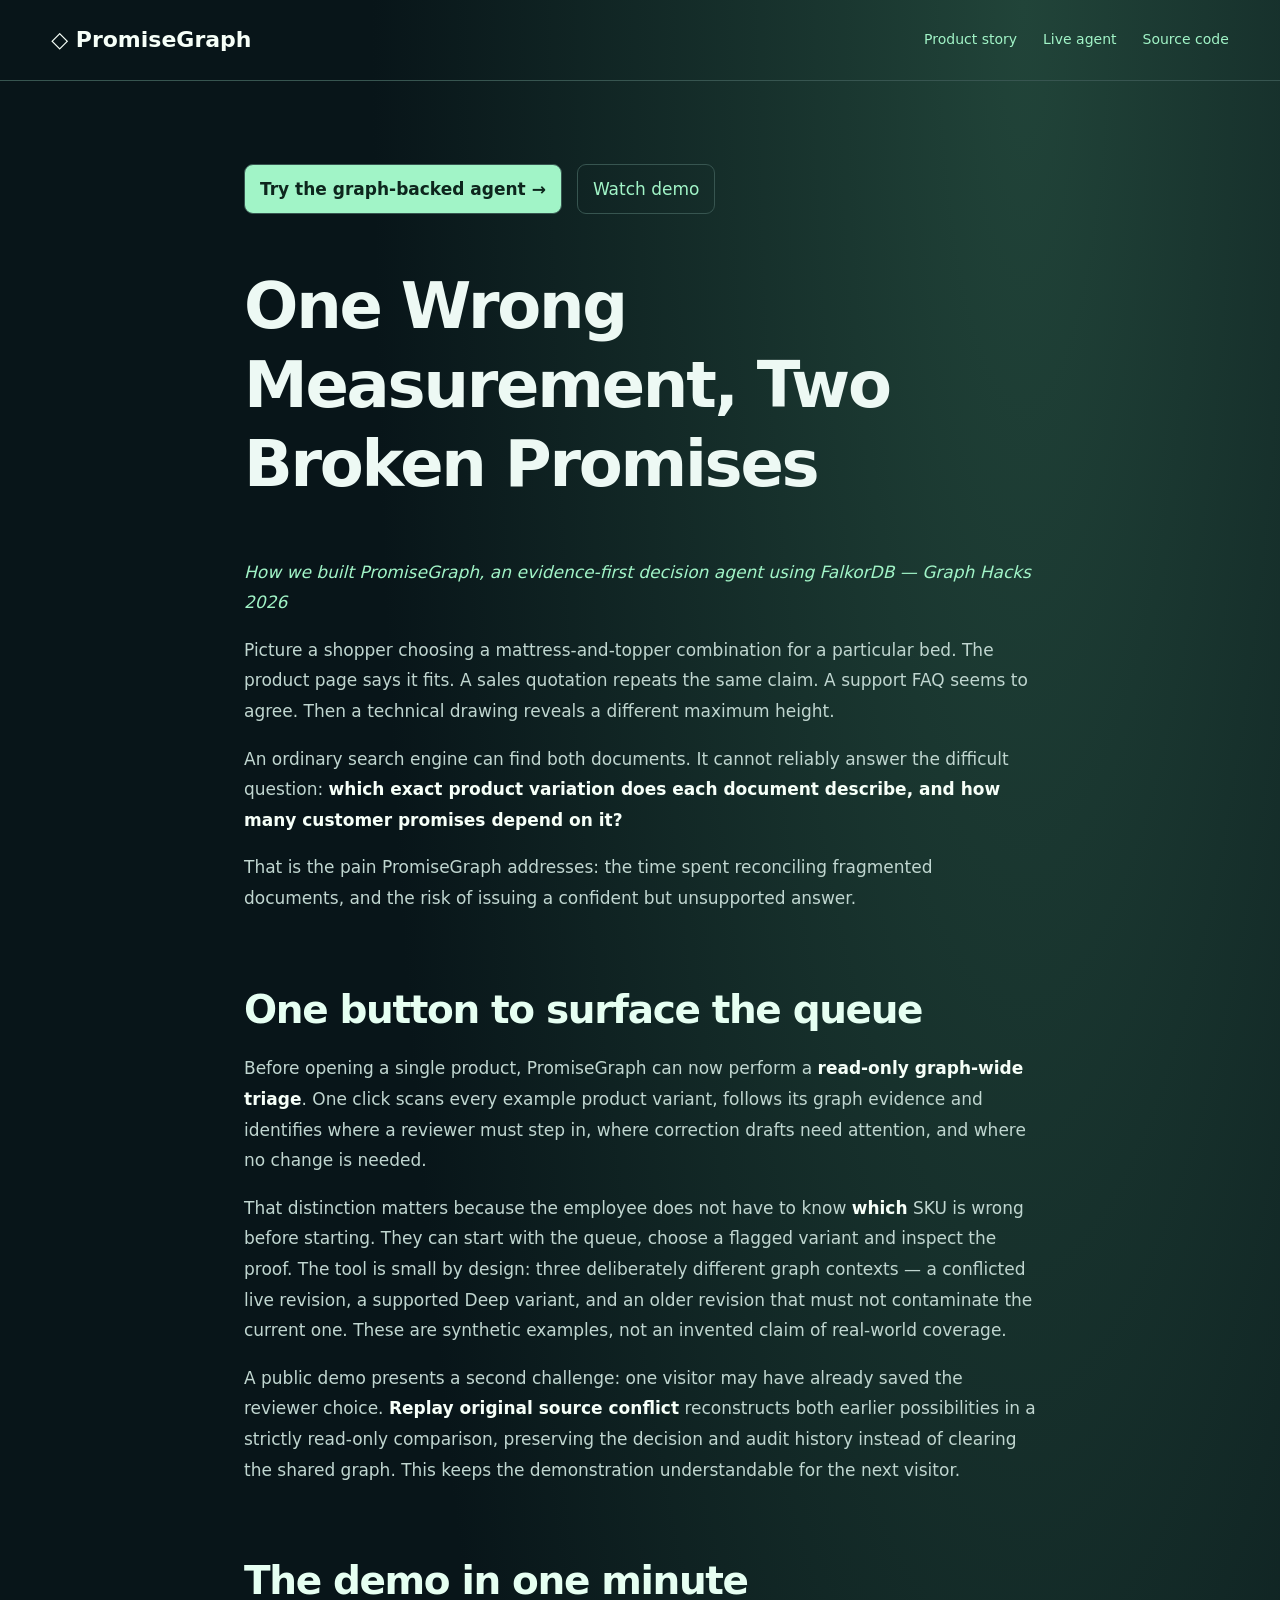
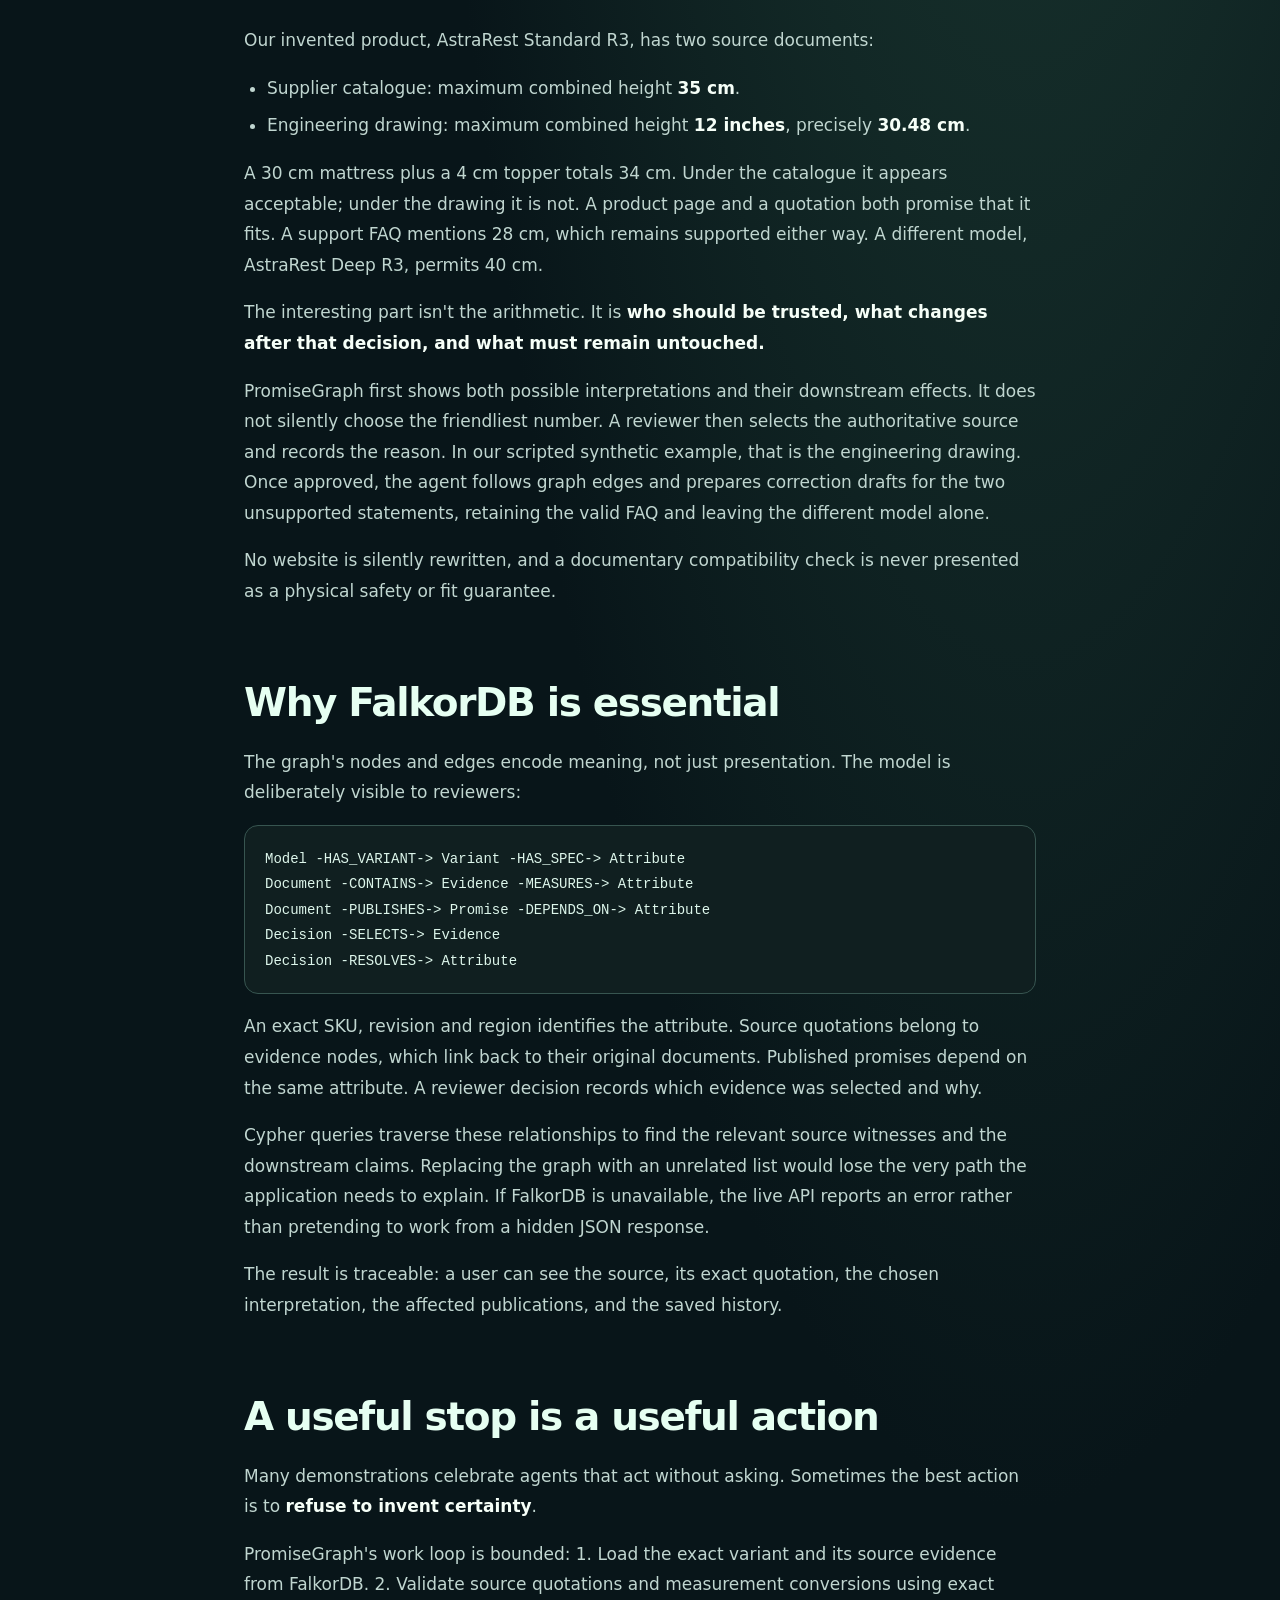
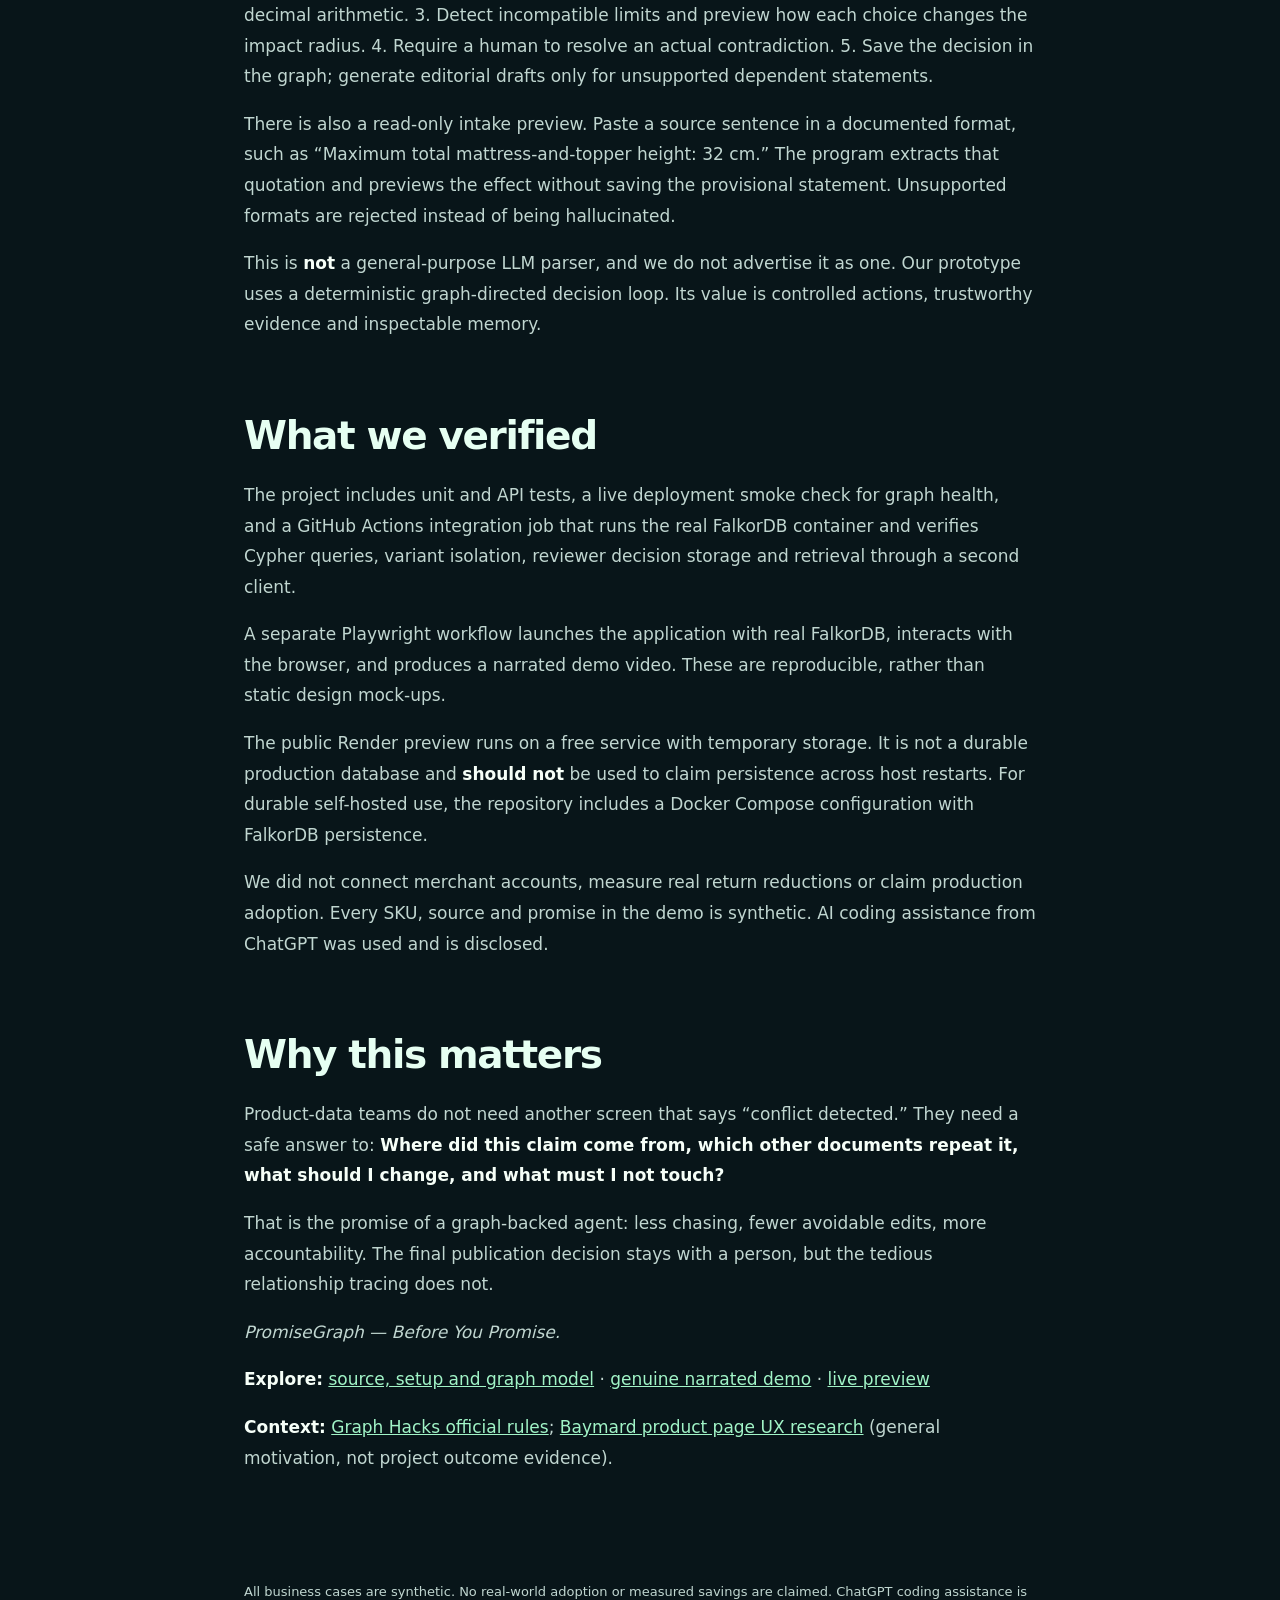
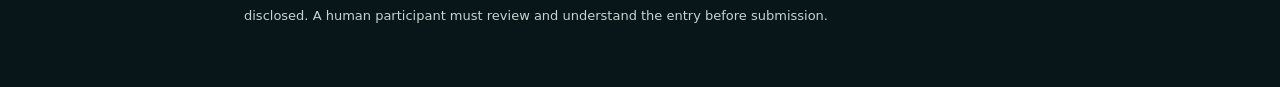
<file: promisegraph/static/article.html>
<!doctype html><html lang="en"><head><meta charset="utf-8"><meta name="viewport" content="width=device-width,initial-scale=1"><meta name="description" content="A practical case study of PromiseGraph, a FalkorDB-based evidence-first claim verification agent, with real demonstration and honest technical boundaries."><title>How PromiseGraph Stops Bad Product Promises · Graph Hacks 2026</title><style>
:root{color-scheme:dark;--mint:#a1f4c7;--line:#375550;--ink:#edf9f4;--muted:#c0d6d0}*{box-sizing:border-box}body{margin:0;background:radial-gradient(ellipse at 80% 0,#214439 0%,#081519 45%);color:var(--ink);font:17px/1.8 system-ui,-apple-system,'Segoe UI',sans-serif}nav{border-bottom:1px solid var(--line);padding:20px max(4vw,18px);display:flex;gap:26px;flex-wrap:wrap;align-items:center}nav strong{font-size:22px;margin-right:auto}a{color:var(--mint)}nav a{text-decoration:none;font-size:14px}article{max-width:840px;margin:0 auto;padding:58px 24px 90px}h1,h2,h3{line-height:1.23;letter-spacing:-.035em}h1{font-size:clamp(39px,5.1vw,64px)}h2{font-size:clamp(27px,3.4vw,39px);padding-top:24px;margin:48px 0 20px;color:#e6fff2}h3{font-size:23px}article>p:first-of-type{color:var(--mint)}p,li{color:var(--muted)}strong{color:#f6fff8}ul{padding-left:23px}li{margin:7px 0}blockquote{border-left:4px solid var(--mint);margin:25px 0;padding:18px 25px;background:#1d3431}pre{background:#101f20;color:#ddf6eb;border:1px solid var(--line);overflow-x:auto;padding:20px;border-radius:14px;line-height:1.5}code{font:14px/1.5 ui-monospace,SFMono-Regular,Consolas,monospace}p code{padding:2px 5px;background:#203331;border-radius:4px}footer{max-width:840px;margin:0 auto 60px;padding:0 24px;font-size:13px;color:var(--muted)}.links{display:flex;gap:15px;flex-wrap:wrap;margin-top:25px}.links a{border:1px solid var(--line);padding:9px 15px;border-radius:9px;text-decoration:none}.links a:first-child{background:var(--mint);color:#0d261d;font-weight:800}</style></head><body><nav><strong>◇ PromiseGraph</strong><a href="/story">Product story</a><a href="/">Live agent</a><a href="https://github.com/kmarahovskiy-oss/PromiseGraph-GraphHacks-2026">Source code</a></nav><article><div class="links"><a href="/">Try the graph-backed agent →</a><a href="https://github.com/kmarahovskiy-oss/PromiseGraph-GraphHacks-2026/releases/tag/graphhacks-demo-2026">Watch demo</a></div><h1>One Wrong Measurement, Two Broken Promises</h1>
<p><em>How we built PromiseGraph, an evidence-first decision agent using FalkorDB — Graph Hacks 2026</em></p>
<p>Picture a shopper choosing a mattress-and-topper combination for a particular bed. The product page says it fits. A sales quotation repeats the same claim. A support FAQ seems to agree. Then a technical drawing reveals a different maximum height.</p>
<p>An ordinary search engine can find both documents. It cannot reliably answer the difficult question: <strong>which exact product variation does each document describe, and how many customer promises depend on it?</strong></p>
<p>That is the pain PromiseGraph addresses: the time spent reconciling fragmented documents, and the risk of issuing a confident but unsupported answer.</p>
<h2>One button to surface the queue</h2>
<p>Before opening a single product, PromiseGraph can now perform a <strong>read-only graph-wide triage</strong>. One click scans every example product variant, follows its graph evidence and identifies where a reviewer must step in, where correction drafts need attention, and where no change is needed.</p>
<p>That distinction matters because the employee does not have to know <strong>which</strong> SKU is wrong before starting. They can start with the queue, choose a flagged variant and inspect the proof. The tool is small by design: three deliberately different graph contexts — a conflicted live revision, a supported Deep variant, and an older revision that must not contaminate the current one. These are synthetic examples, not an invented claim of real-world coverage.</p>
<p>A public demo presents a second challenge: one visitor may have already saved the reviewer choice. <strong>Replay original source conflict</strong> reconstructs both earlier possibilities in a strictly read-only comparison, preserving the decision and audit history instead of clearing the shared graph. This keeps the demonstration understandable for the next visitor.</p>
<h2>The demo in one minute</h2>
<p>Our invented product, AstraRest Standard R3, has two source documents:</p>
<ul><li>Supplier catalogue: maximum combined height <strong>35 cm</strong>.</li><li>Engineering drawing: maximum combined height <strong>12 inches</strong>, precisely <strong>30.48 cm</strong>.</li></ul>
<p>A 30 cm mattress plus a 4 cm topper totals 34 cm. Under the catalogue it appears acceptable; under the drawing it is not. A product page and a quotation both promise that it fits. A support FAQ mentions 28 cm, which remains supported either way. A different model, AstraRest Deep R3, permits 40 cm.</p>
<p>The interesting part isn't the arithmetic. It is <strong>who should be trusted, what changes after that decision, and what must remain untouched.</strong></p>
<p>PromiseGraph first shows both possible interpretations and their downstream effects. It does not silently choose the friendliest number. A reviewer then selects the authoritative source and records the reason. In our scripted synthetic example, that is the engineering drawing. Once approved, the agent follows graph edges and prepares correction drafts for the two unsupported statements, retaining the valid FAQ and leaving the different model alone.</p>
<p>No website is silently rewritten, and a documentary compatibility check is never presented as a physical safety or fit guarantee.</p>
<h2>Why FalkorDB is essential</h2>
<p>The graph's nodes and edges encode meaning, not just presentation. The model is deliberately visible to reviewers:</p>
<pre><code>Model -HAS_VARIANT-&gt; Variant -HAS_SPEC-&gt; Attribute
Document -CONTAINS-&gt; Evidence -MEASURES-&gt; Attribute
Document -PUBLISHES-&gt; Promise -DEPENDS_ON-&gt; Attribute
Decision -SELECTS-&gt; Evidence
Decision -RESOLVES-&gt; Attribute</code></pre>
<p>An exact SKU, revision and region identifies the attribute. Source quotations belong to evidence nodes, which link back to their original documents. Published promises depend on the same attribute. A reviewer decision records which evidence was selected and why.</p>
<p>Cypher queries traverse these relationships to find the relevant source witnesses and the downstream claims. Replacing the graph with an unrelated list would lose the very path the application needs to explain. If FalkorDB is unavailable, the live API reports an error rather than pretending to work from a hidden JSON response.</p>
<p>The result is traceable: a user can see the source, its exact quotation, the chosen interpretation, the affected publications, and the saved history.</p>
<h2>A useful stop is a useful action</h2>
<p>Many demonstrations celebrate agents that act without asking. Sometimes the best action is to <strong>refuse to invent certainty</strong>.</p>
<p>PromiseGraph's work loop is bounded: 1. Load the exact variant and its source evidence from FalkorDB. 2. Validate source quotations and measurement conversions using exact decimal arithmetic. 3. Detect incompatible limits and preview how each choice changes the impact radius. 4. Require a human to resolve an actual contradiction. 5. Save the decision in the graph; generate editorial drafts only for unsupported dependent statements.</p>
<p>There is also a read-only intake preview. Paste a source sentence in a documented format, such as “Maximum total mattress-and-topper height: 32 cm.” The program extracts that quotation and previews the effect without saving the provisional statement. Unsupported formats are rejected instead of being hallucinated.</p>
<p>This is <strong>not</strong> a general-purpose LLM parser, and we do not advertise it as one. Our prototype uses a deterministic graph-directed decision loop. Its value is controlled actions, trustworthy evidence and inspectable memory.</p>
<h2>What we verified</h2>
<p>The project includes unit and API tests, a live deployment smoke check for graph health, and a GitHub Actions integration job that runs the real FalkorDB container and verifies Cypher queries, variant isolation, reviewer decision storage and retrieval through a second client.</p>
<p>A separate Playwright workflow launches the application with real FalkorDB, interacts with the browser, and produces a narrated demo video. These are reproducible, rather than static design mock-ups.</p>
<p>The public Render preview runs on a free service with temporary storage. It is not a durable production database and <strong>should not</strong> be used to claim persistence across host restarts. For durable self-hosted use, the repository includes a Docker Compose configuration with FalkorDB persistence.</p>
<p>We did not connect merchant accounts, measure real return reductions or claim production adoption. Every SKU, source and promise in the demo is synthetic. AI coding assistance from ChatGPT was used and is disclosed.</p>
<h2>Why this matters</h2>
<p>Product-data teams do not need another screen that says “conflict detected.” They need a safe answer to: <strong>Where did this claim come from, which other documents repeat it, what should I change, and what must I not touch?</strong></p>
<p>That is the promise of a graph-backed agent: less chasing, fewer avoidable edits, more accountability. The final publication decision stays with a person, but the tedious relationship tracing does not.</p>
<p><em>PromiseGraph — Before You Promise.</em></p>
<p><strong>Explore:</strong> <a href="https://github.com/kmarahovskiy-oss/PromiseGraph-GraphHacks-2026" rel="noopener noreferrer">source, setup and graph model</a> · <a href="https://github.com/kmarahovskiy-oss/PromiseGraph-GraphHacks-2026/releases/download/graphhacks-demo-2026/PromiseGraph_Real_Demo_Narrated.mp4" rel="noopener noreferrer">genuine narrated demo</a> · <a href="https://promisegraph-graphhacks-2026.onrender.com" rel="noopener noreferrer">live preview</a></p>
<p><strong>Context:</strong> <a href="https://www.wemakedevs.org/hackathons/falkordb/rules" rel="noopener noreferrer">Graph Hacks official rules</a>; <a href="https://baymard.com/research/product-page" rel="noopener noreferrer">Baymard product page UX research</a> (general motivation, not project outcome evidence).</p></article><footer>All business cases are synthetic. No real-world adoption or measured savings are claimed. ChatGPT coding assistance is disclosed. A human participant must review and understand the entry before submission.</footer></body></html>
</file>
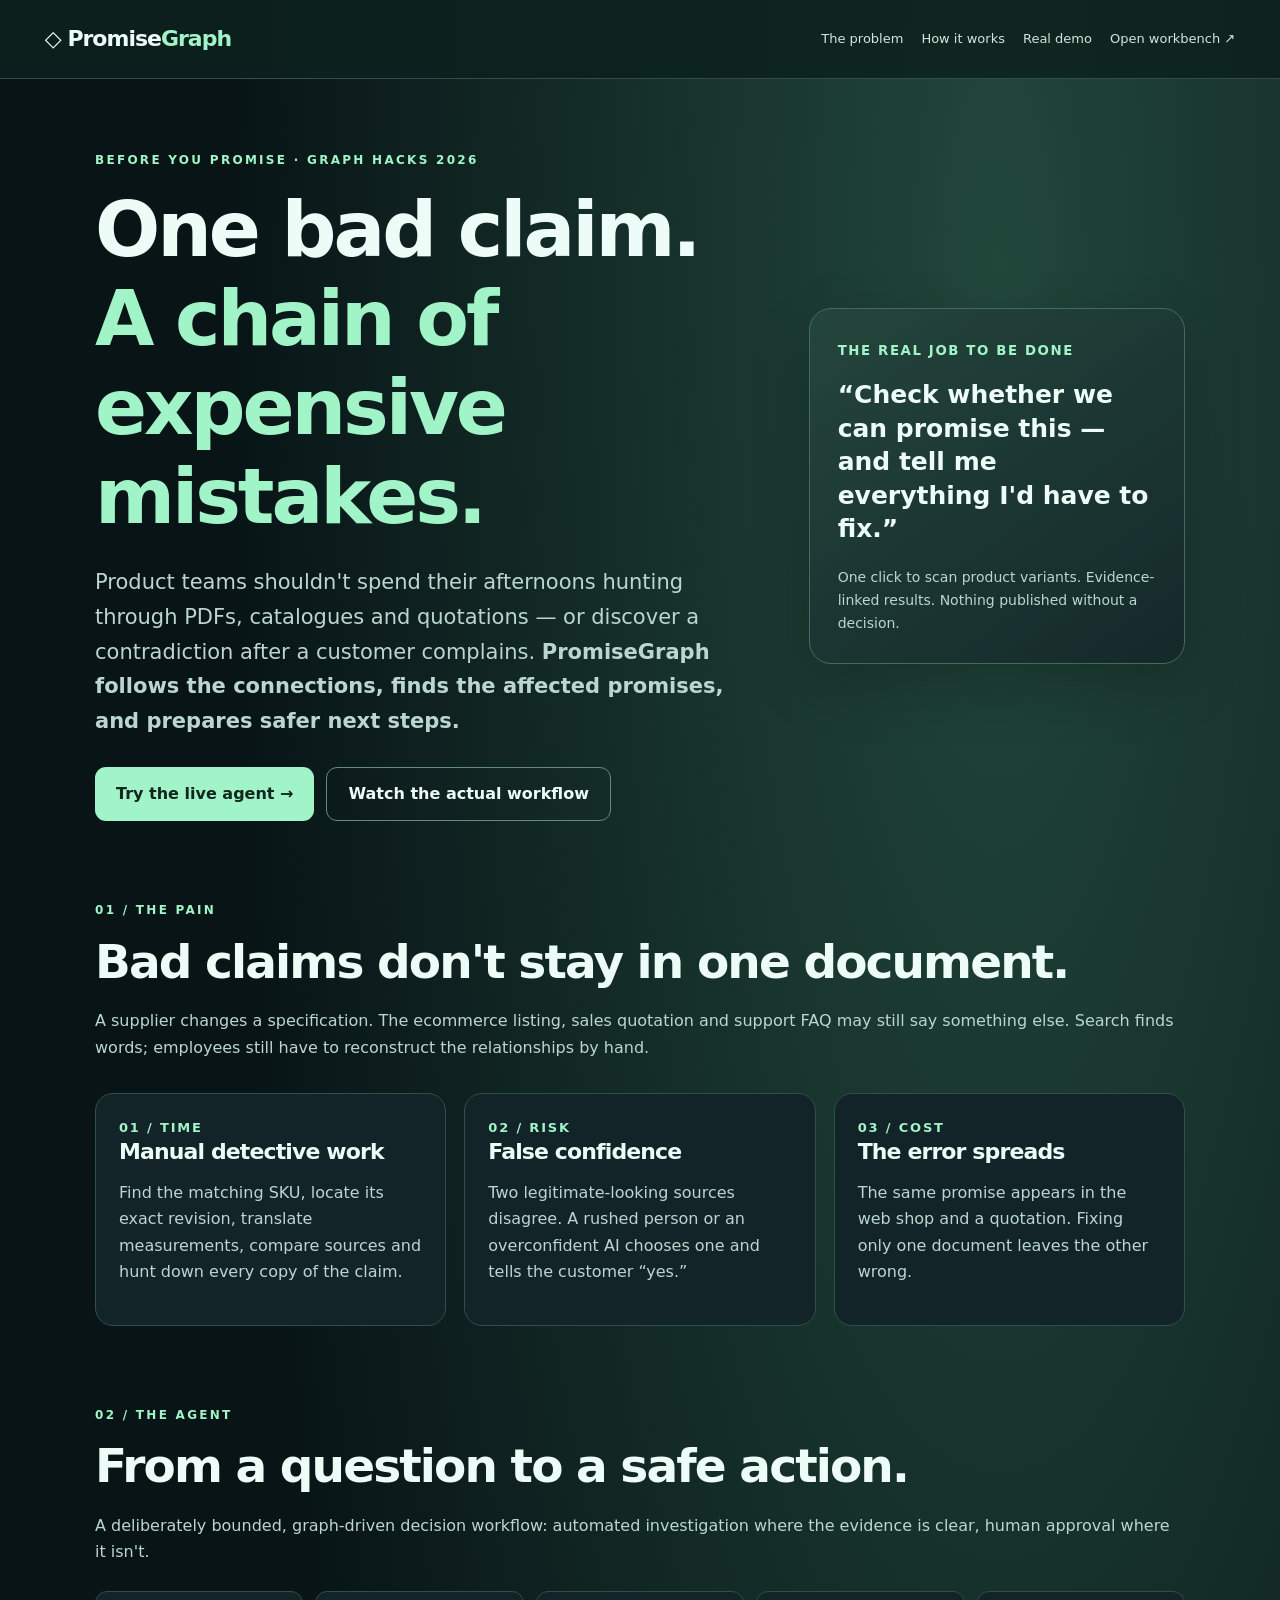
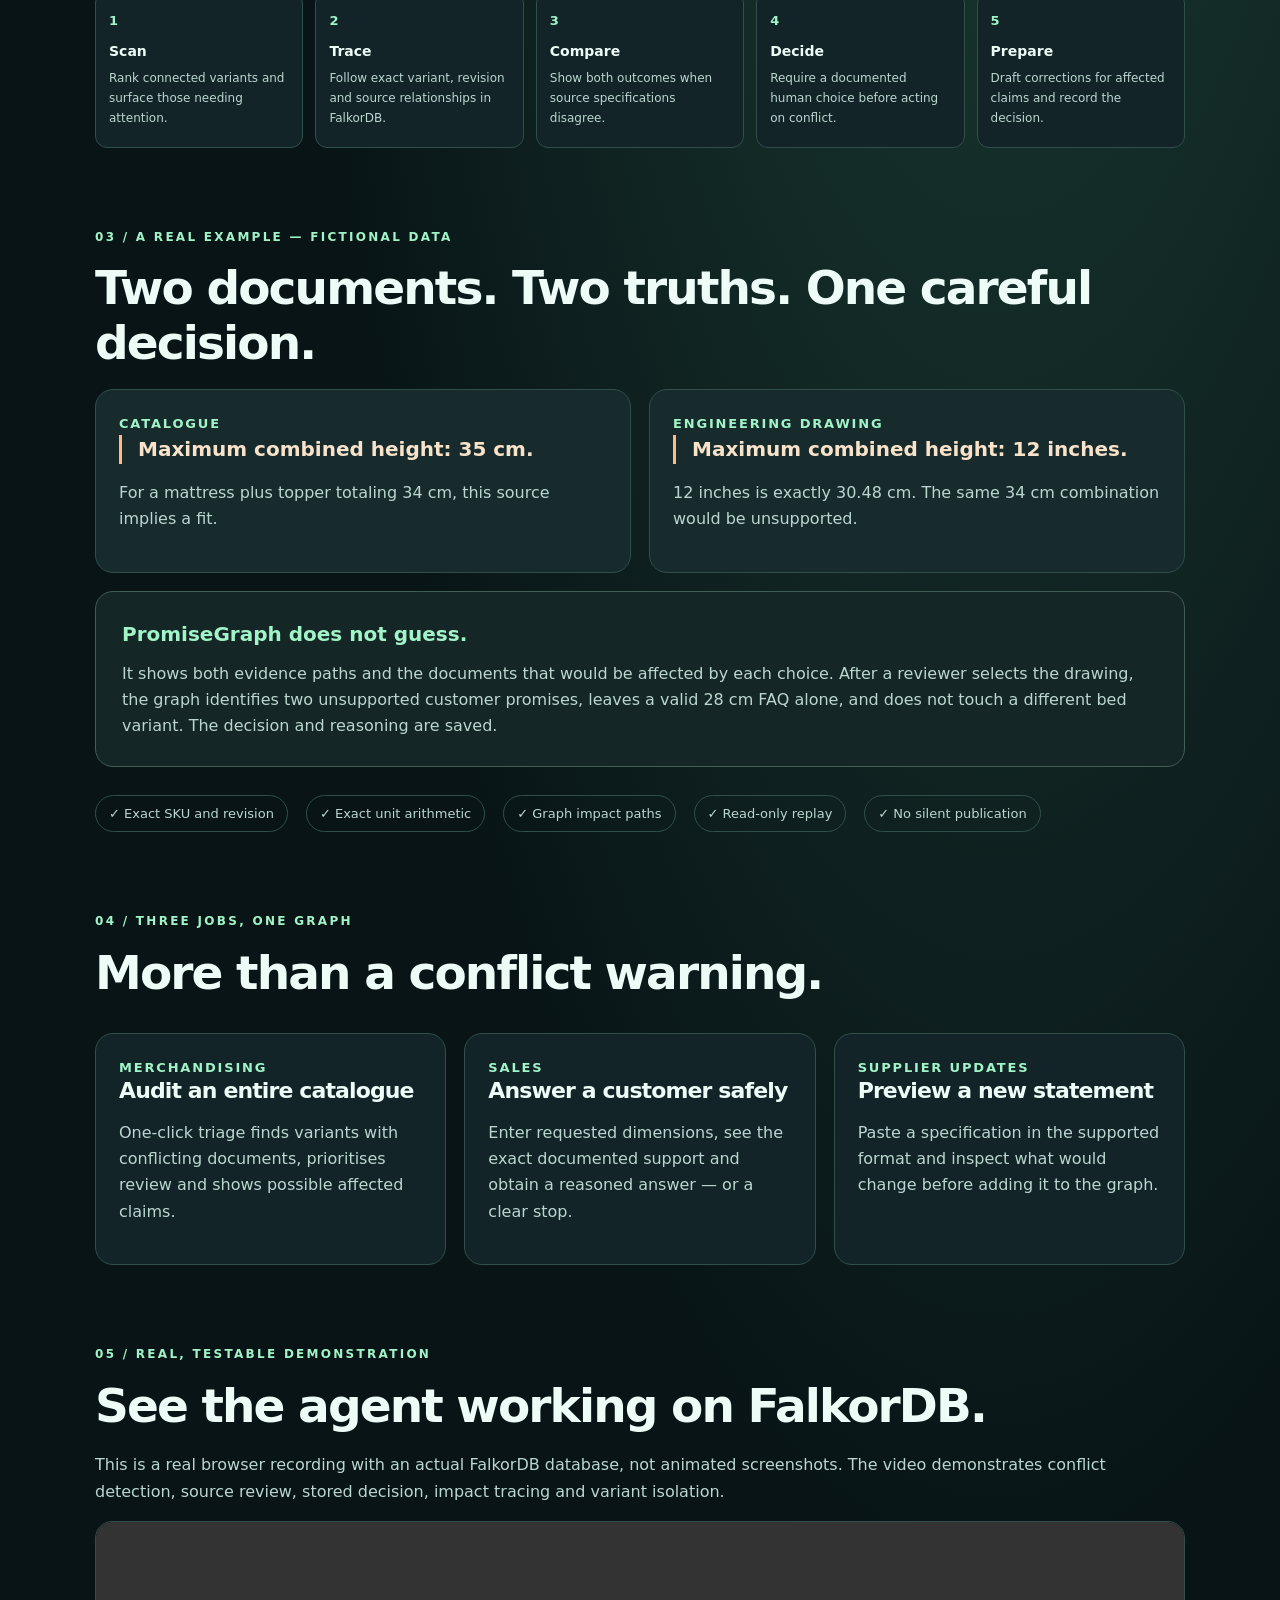
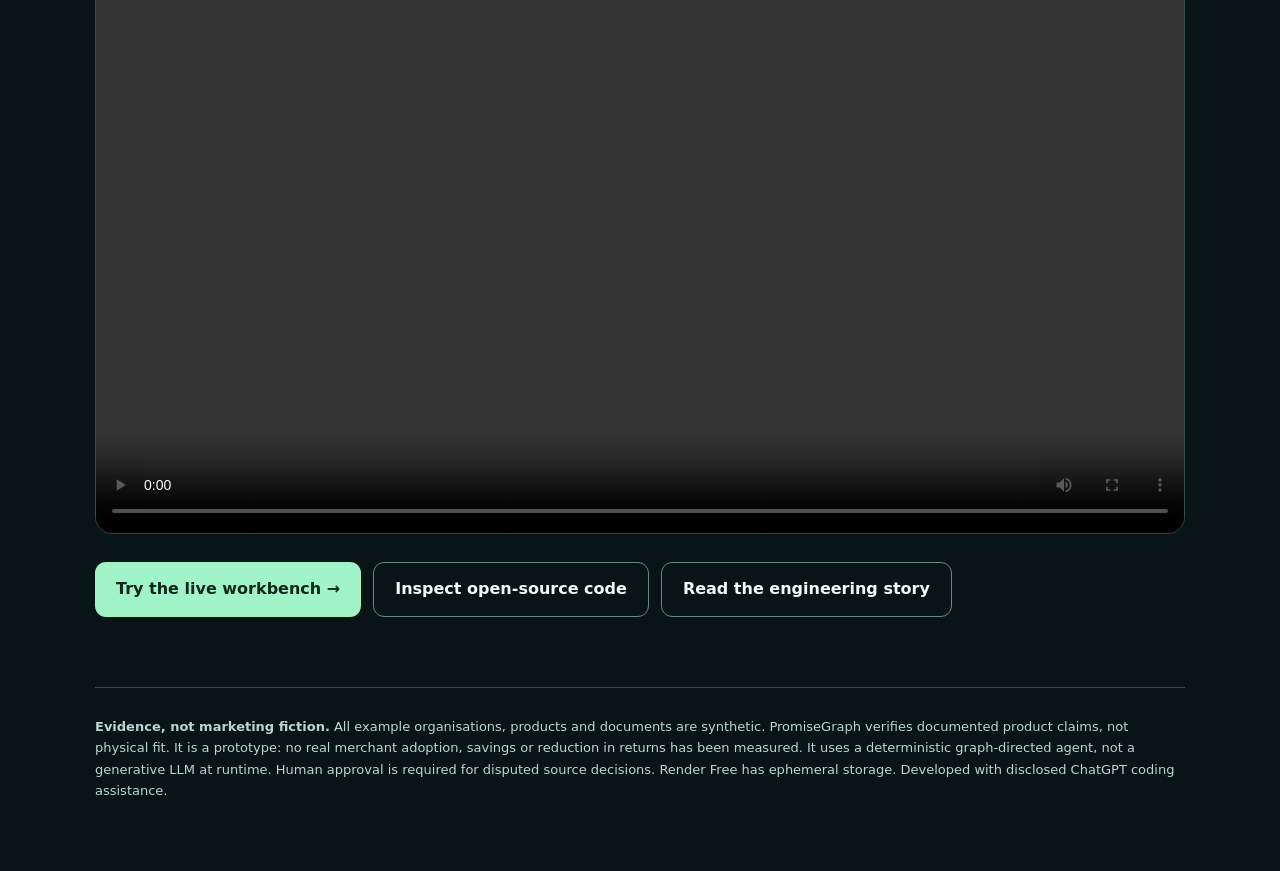
<file: promisegraph/static/story.html>
<!DOCTYPE html>
<html lang="en"><head><meta charset="utf-8"><meta name="viewport" content="width=device-width,initial-scale=1"><meta name="description" content="PromiseGraph traces contradictory product specifications through FalkorDB and prepares evidence-linked corrections before a bad promise reaches a customer."><title>PromiseGraph — Why It Matters</title><style>
:root{color-scheme:dark;--bg:#081416;--ink:#edfcf7;--pale:#bbd6cf;--line:#304f4b;--mint:#a1f4c7;--peach:#ffba8a;--card:#122427}
*{box-sizing:border-box}html{scroll-behavior:smooth}body{margin:0;background:radial-gradient(ellipse at 78% 7%,#21473b 0%,var(--bg) 55%);color:var(--ink);font:16px/1.65 system-ui,-apple-system,'Segoe UI',sans-serif}a{color:inherit}header{display:flex;justify-content:space-between;align-items:center;gap:16px;padding:21px max(3.5vw,20px);border-bottom:1px solid var(--line);background:#0d211ee0;position:sticky;top:0;z-index:10}header strong{font-size:22px;letter-spacing:-1px}header strong span{color:var(--mint)}nav{display:flex;align-items:center;flex-wrap:wrap;gap:18px}nav a{font-size:13px;text-decoration:none;color:#d1e7dc}nav a:hover,nav a:focus-visible{text-decoration:underline}main{max-width:1140px;margin:auto;padding:0 25px 70px}section{margin-top:80px}h1,h2,h3{line-height:1.16;letter-spacing:-.04em}h1{font-size:clamp(44px,6vw,77px);margin:14px 0 24px}h2{font-size:clamp(30px,3.8vw,47px);margin:14px 0 19px}h3{font-size:22px;margin:0 0 10px}.eyebrow{text-transform:uppercase;letter-spacing:.19em;color:var(--mint);font-size:12px;font-weight:750}.intro{display:grid;grid-template-columns:1.4fr .8fr;align-items:center;gap:55px;margin-top:72px}.lead{font-size:clamp(17px,2vw,21px);color:var(--pale);max-width:640px}.mint{color:var(--mint)}.buttons{display:flex;flex-wrap:wrap;gap:12px;margin-top:28px}.cta,.outline{display:inline-flex;text-decoration:none;font-weight:800;border-radius:11px;padding:13px 21px;min-height:49px;align-items:center}.cta{background:var(--mint);color:#10261e}.outline{border:1px solid #638b7e;color:var(--ink)}.cta:hover,.cta:focus-visible{background:#d0ffe5}.outline:hover,.outline:focus-visible{border-color:var(--mint)}.story-card{background:linear-gradient(145deg,#24453c,#14292a);padding:28px;border:1px solid #47685b;border-radius:22px;box-shadow:0 22px 60px #0003}.story-card small{letter-spacing:.12em;color:var(--mint);font-weight:750}.story-card blockquote{font-size:25px;font-weight:800;line-height:1.34;margin:15px 0 20px}.story-card p{margin:0;color:var(--pale);font-size:14px}.grid{display:grid;grid-template-columns:repeat(3,minmax(0,1fr));gap:18px;margin-top:32px}.card{border:1px solid var(--line);background:var(--card);padding:23px;border-radius:18px;min-width:0}.card p,.subtitle{color:var(--pale)}.card b{color:var(--mint)}.num{font-size:13px;color:var(--mint);font-weight:800;letter-spacing:.14em}.strip{display:flex;gap:18px;margin-top:28px;flex-wrap:wrap}.strip span{border:1px solid var(--line);padding:7px 13px;border-radius:999px;font-size:13px;color:var(--pale)}.scenario{display:grid;grid-template-columns:1fr 1fr;gap:18px}.scenario .card{background:#172b2c}.quote{border-left:3px solid var(--peach);padding-left:16px;color:#f9e2ca;font-weight:800;font-size:20px;line-height:1.45}.decision{border:1px solid #425e55;background:#142625;border-radius:18px;padding:26px;margin-top:18px}.decision strong{display:block;color:var(--mint);font-size:20px}.decision p{color:var(--pale);margin:10px 0 0}.steps{display:grid;grid-template-columns:repeat(5,1fr);gap:12px;margin-top:25px}.step{padding:18px 13px;border:1px solid var(--line);border-radius:12px;background:var(--card)}.step b{display:block;font-size:14px;margin:9px 0 6px}.step p{color:var(--pale);font-size:12px;margin:0}.video{width:100%;aspect-ratio:16/9;border-radius:17px;border:1px solid var(--line);background:#000;display:block}.disclosure{border-top:1px solid var(--line);padding-top:28px;margin-top:70px;color:var(--pale);font-size:13px}.small{font-size:13px;color:var(--pale)}@media(max-width:900px){.intro,.scenario{grid-template-columns:1fr}.steps{grid-template-columns:repeat(2,1fr)}.grid{grid-template-columns:1fr 1fr}}@media(max-width:600px){header{position:static;align-items:flex-start;flex-direction:column}main{padding:0 18px 45px}section{margin-top:56px}.intro{margin-top:48px}.grid,.steps{grid-template-columns:1fr}.story-card{padding:22px}}
</style></head><body><header><strong>◇ Promise<span>Graph</span></strong><nav><a href="#problem">The problem</a><a href="#solution">How it works</a><a href="#demo">Real demo</a><a href="/">Open workbench ↗</a></nav></header><main>
<section class="intro" aria-labelledby="mainheading"><div><div class="eyebrow">Before you promise · Graph Hacks 2026</div><h1 id="mainheading">One bad claim.<br><span class="mint">A chain of expensive mistakes.</span></h1><p class="lead">Product teams shouldn't spend their afternoons hunting through PDFs, catalogues and quotations — or discover a contradiction after a customer complains. <strong>PromiseGraph follows the connections, finds the affected promises, and prepares safer next steps.</strong></p><div class="buttons"><a class="cta" href="/">Try the live agent →</a><a class="outline" href="#demo">Watch the actual workflow</a></div></div><div class="story-card"><small>THE REAL JOB TO BE DONE</small><blockquote>“Check whether we can promise this — and tell me everything I'd have to fix.”</blockquote><p>One click to scan product variants. Evidence-linked results. Nothing published without a decision.</p></div></section>
<section id="problem"><div class="eyebrow">01 / The pain</div><h2>Bad claims don't stay in one document.</h2><p class="subtitle">A supplier changes a specification. The ecommerce listing, sales quotation and support FAQ may still say something else. Search finds words; employees still have to reconstruct the relationships by hand.</p><div class="grid"><article class="card"><div class="num">01 / TIME</div><h3>Manual detective work</h3><p>Find the matching SKU, locate its exact revision, translate measurements, compare sources and hunt down every copy of the claim.</p></article><article class="card"><div class="num">02 / RISK</div><h3>False confidence</h3><p>Two legitimate-looking sources disagree. A rushed person or an overconfident AI chooses one and tells the customer “yes.”</p></article><article class="card"><div class="num">03 / COST</div><h3>The error spreads</h3><p>The same promise appears in the web shop and a quotation. Fixing only one document leaves the other wrong.</p></article></div></section>
<section id="solution"><div class="eyebrow">02 / The agent</div><h2>From a question to a safe action.</h2><p class="subtitle">A deliberately bounded, graph-driven decision workflow: automated investigation where the evidence is clear, human approval where it isn't.</p><div class="steps"><article class="step"><div class="num">1</div><b>Scan</b><p>Rank connected variants and surface those needing attention.</p></article><article class="step"><div class="num">2</div><b>Trace</b><p>Follow exact variant, revision and source relationships in FalkorDB.</p></article><article class="step"><div class="num">3</div><b>Compare</b><p>Show both outcomes when source specifications disagree.</p></article><article class="step"><div class="num">4</div><b>Decide</b><p>Require a documented human choice before acting on conflict.</p></article><article class="step"><div class="num">5</div><b>Prepare</b><p>Draft corrections for affected claims and record the decision.</p></article></div></section>
<section><div class="eyebrow">03 / A real example — fictional data</div><h2>Two documents. Two truths. One careful decision.</h2><div class="scenario"><article class="card"><div class="num">CATALOGUE</div><div class="quote">Maximum combined height: 35 cm.</div><p>For a mattress plus topper totaling 34 cm, this source implies a fit.</p></article><article class="card"><div class="num">ENGINEERING DRAWING</div><div class="quote">Maximum combined height: 12 inches.</div><p>12 inches is exactly 30.48 cm. The same 34 cm combination would be unsupported.</p></article></div><div class="decision"><strong>PromiseGraph does not guess.</strong><p>It shows both evidence paths and the documents that would be affected by each choice. After a reviewer selects the drawing, the graph identifies two unsupported customer promises, leaves a valid 28 cm FAQ alone, and does not touch a different bed variant. The decision and reasoning are saved.</p></div><div class="strip"><span>✓ Exact SKU and revision</span><span>✓ Exact unit arithmetic</span><span>✓ Graph impact paths</span><span>✓ Read-only replay</span><span>✓ No silent publication</span></div></section>
<section><div class="eyebrow">04 / Three jobs, one graph</div><h2>More than a conflict warning.</h2><div class="grid"><article class="card"><div class="num">MERCHANDISING</div><h3>Audit an entire catalogue</h3><p>One-click triage finds variants with conflicting documents, prioritises review and shows possible affected claims.</p></article><article class="card"><div class="num">SALES</div><h3>Answer a customer safely</h3><p>Enter requested dimensions, see the exact documented support and obtain a reasoned answer — or a clear stop.</p></article><article class="card"><div class="num">SUPPLIER UPDATES</div><h3>Preview a new statement</h3><p>Paste a specification in the supported format and inspect what would change before adding it to the graph.</p></article></div></section>
<section id="demo"><div class="eyebrow">05 / Real, testable demonstration</div><h2>See the agent working on FalkorDB.</h2><p class="subtitle">This is a real browser recording with an actual FalkorDB database, not animated screenshots. The video demonstrates conflict detection, source review, stored decision, impact tracing and variant isolation.</p><video class="video" controls playsinline preload="metadata"><source src="https://github.com/kmarahovskiy-oss/PromiseGraph-GraphHacks-2026/releases/download/graphhacks-demo-2026/PromiseGraph_Real_Demo_Narrated.mp4" type="video/mp4">Your browser does not support embedded video. <a href="https://github.com/kmarahovskiy-oss/PromiseGraph-GraphHacks-2026/releases/tag/graphhacks-demo-2026">Open the video on GitHub.</a></video><div class="buttons"><a class="cta" href="/">Try the live workbench →</a><a class="outline" href="https://github.com/kmarahovskiy-oss/PromiseGraph-GraphHacks-2026">Inspect open-source code</a><a class="outline" href="/article">Read the engineering story</a></div></section>
<footer class="disclosure"><b>Evidence, not marketing fiction.</b> All example organisations, products and documents are synthetic. PromiseGraph verifies documented product claims, not physical fit. It is a prototype: no real merchant adoption, savings or reduction in returns has been measured. It uses a deterministic graph-directed agent, not a generative LLM at runtime. Human approval is required for disputed source decisions. Render Free has ephemeral storage. Developed with disclosed ChatGPT coding assistance.</footer>
</main></body></html>
</file>
